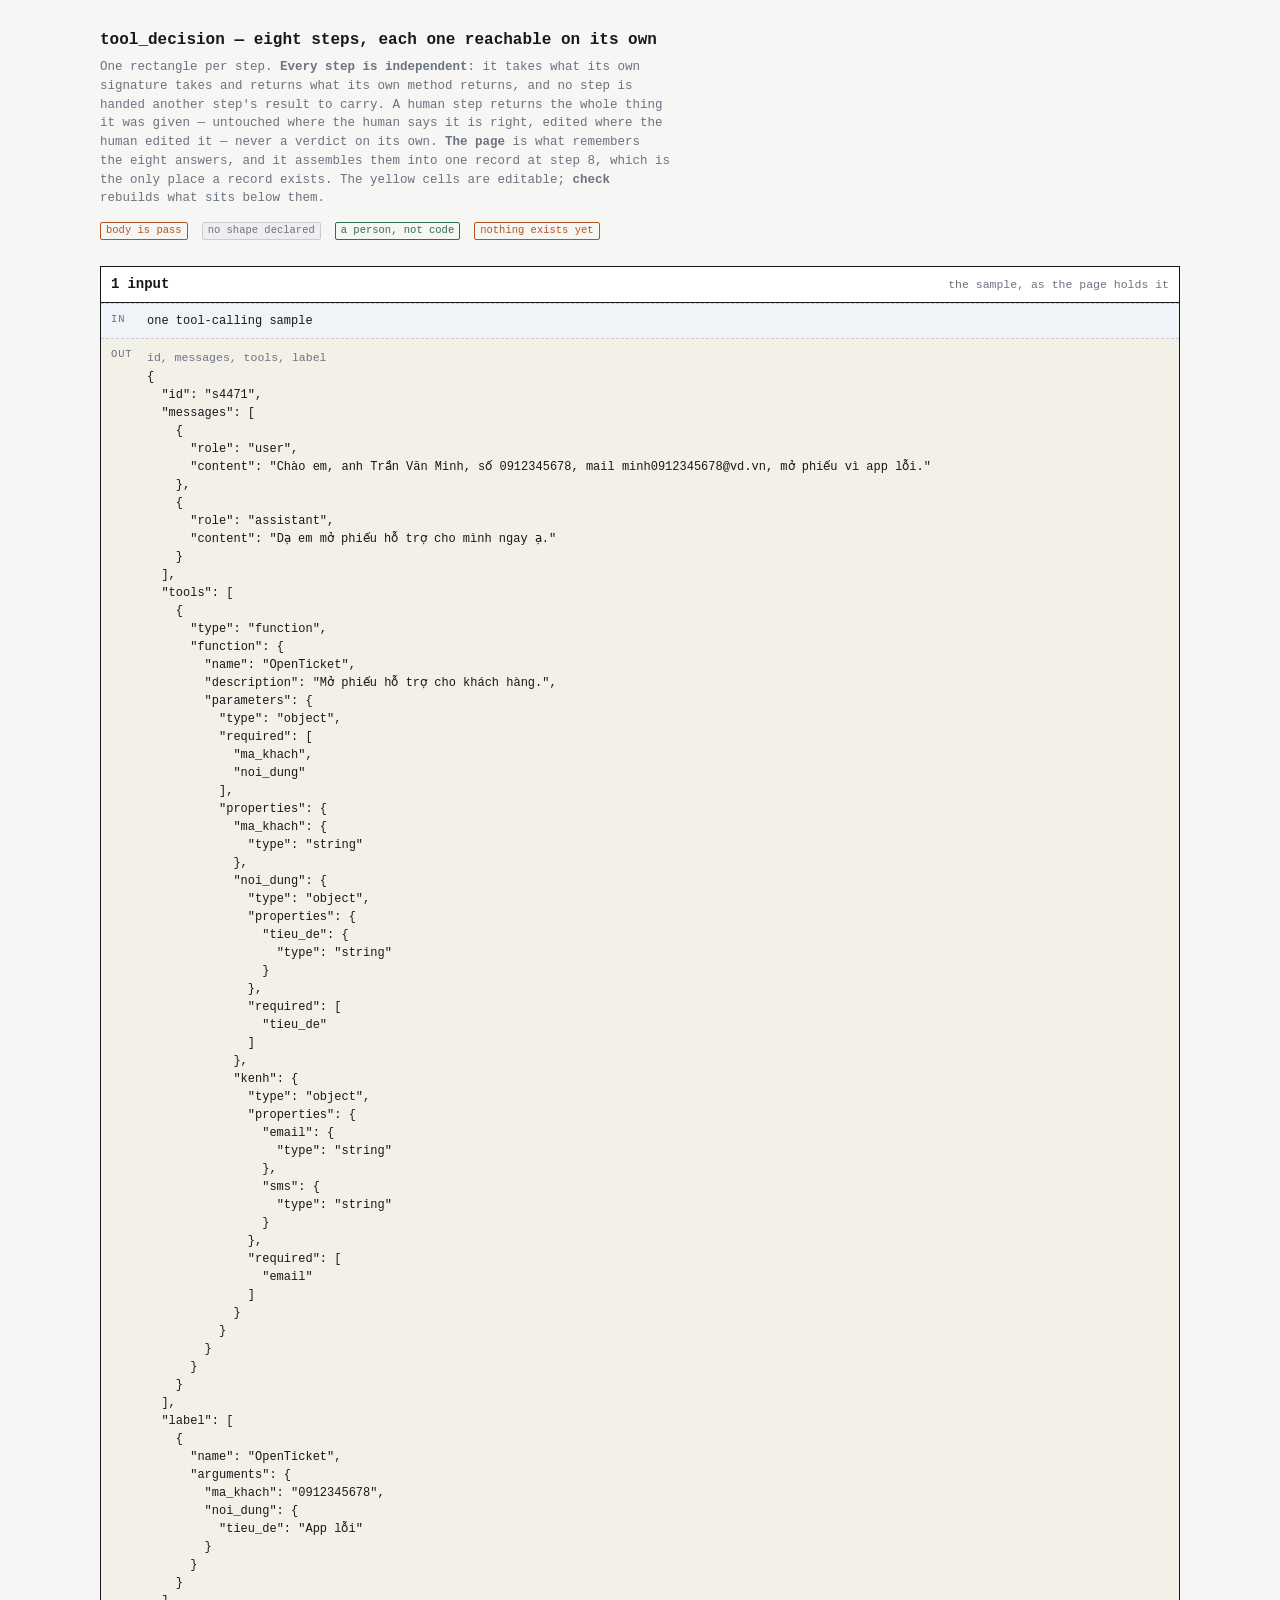
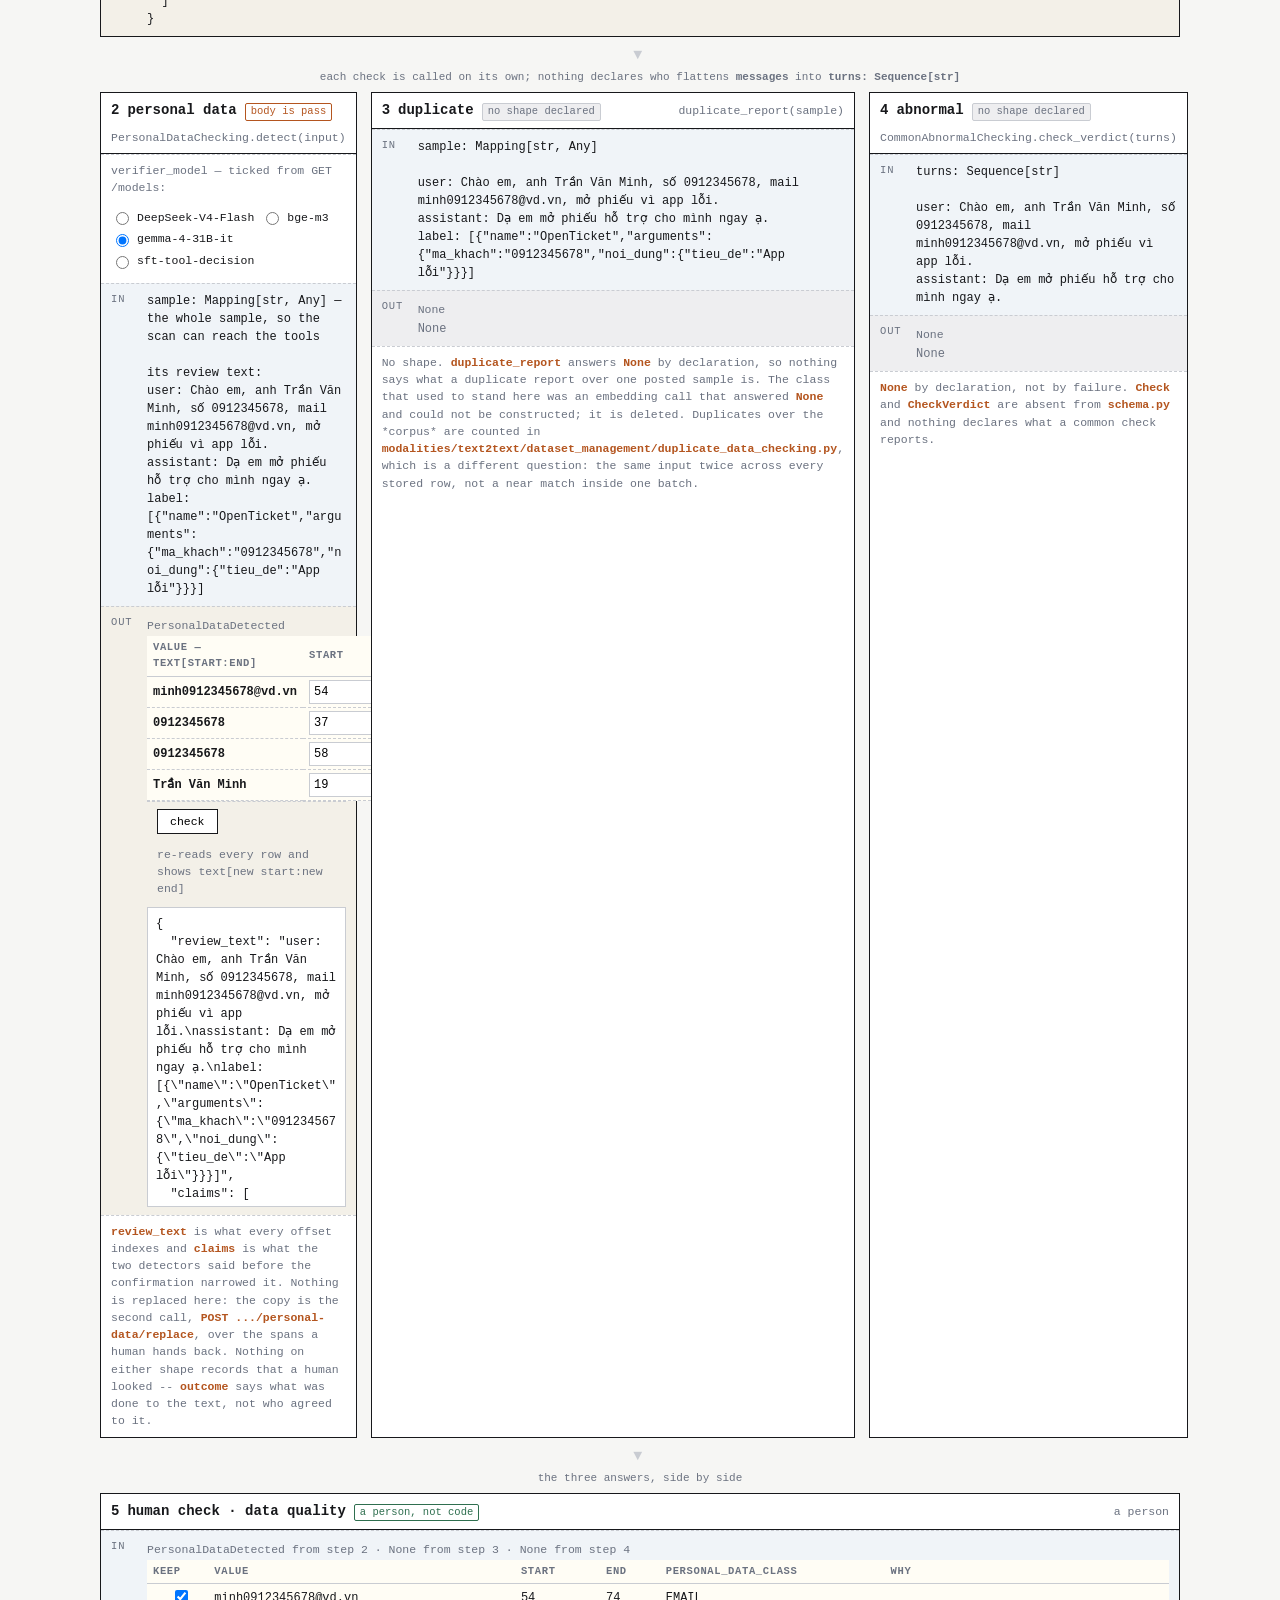
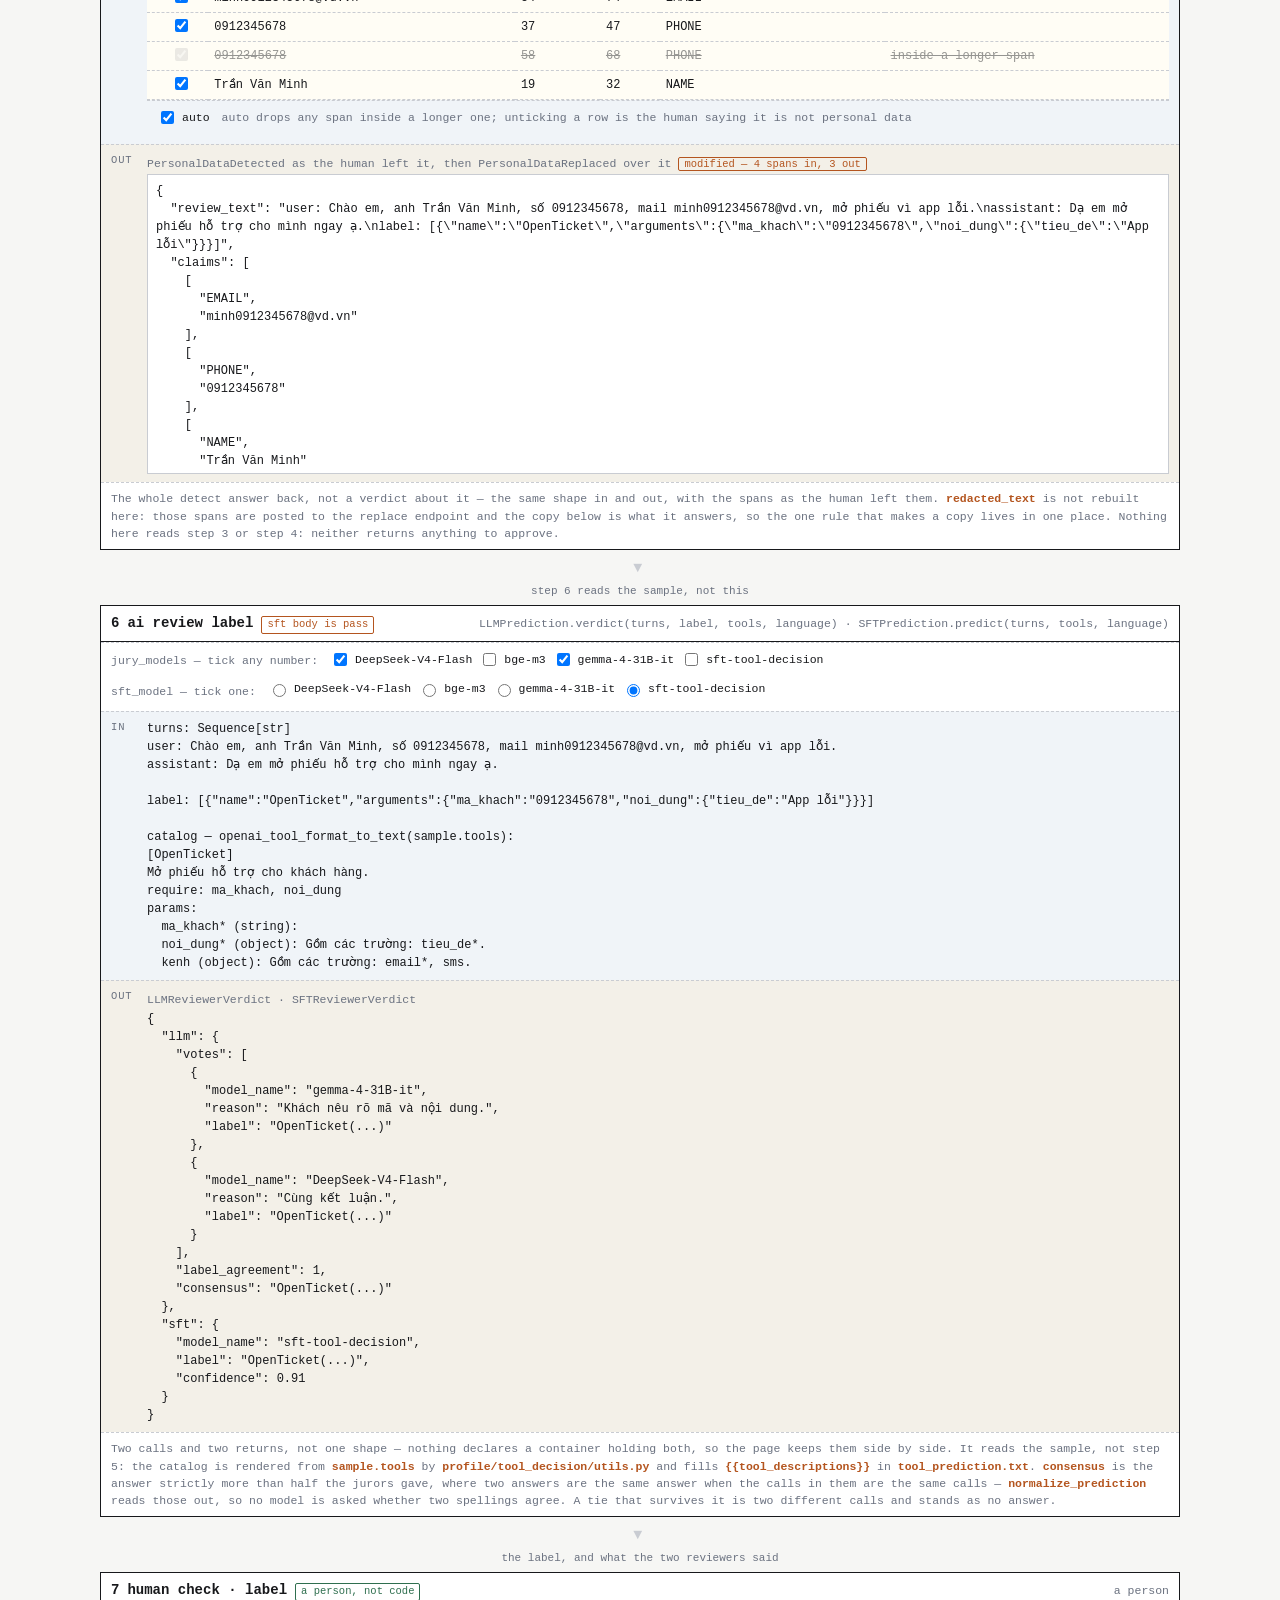
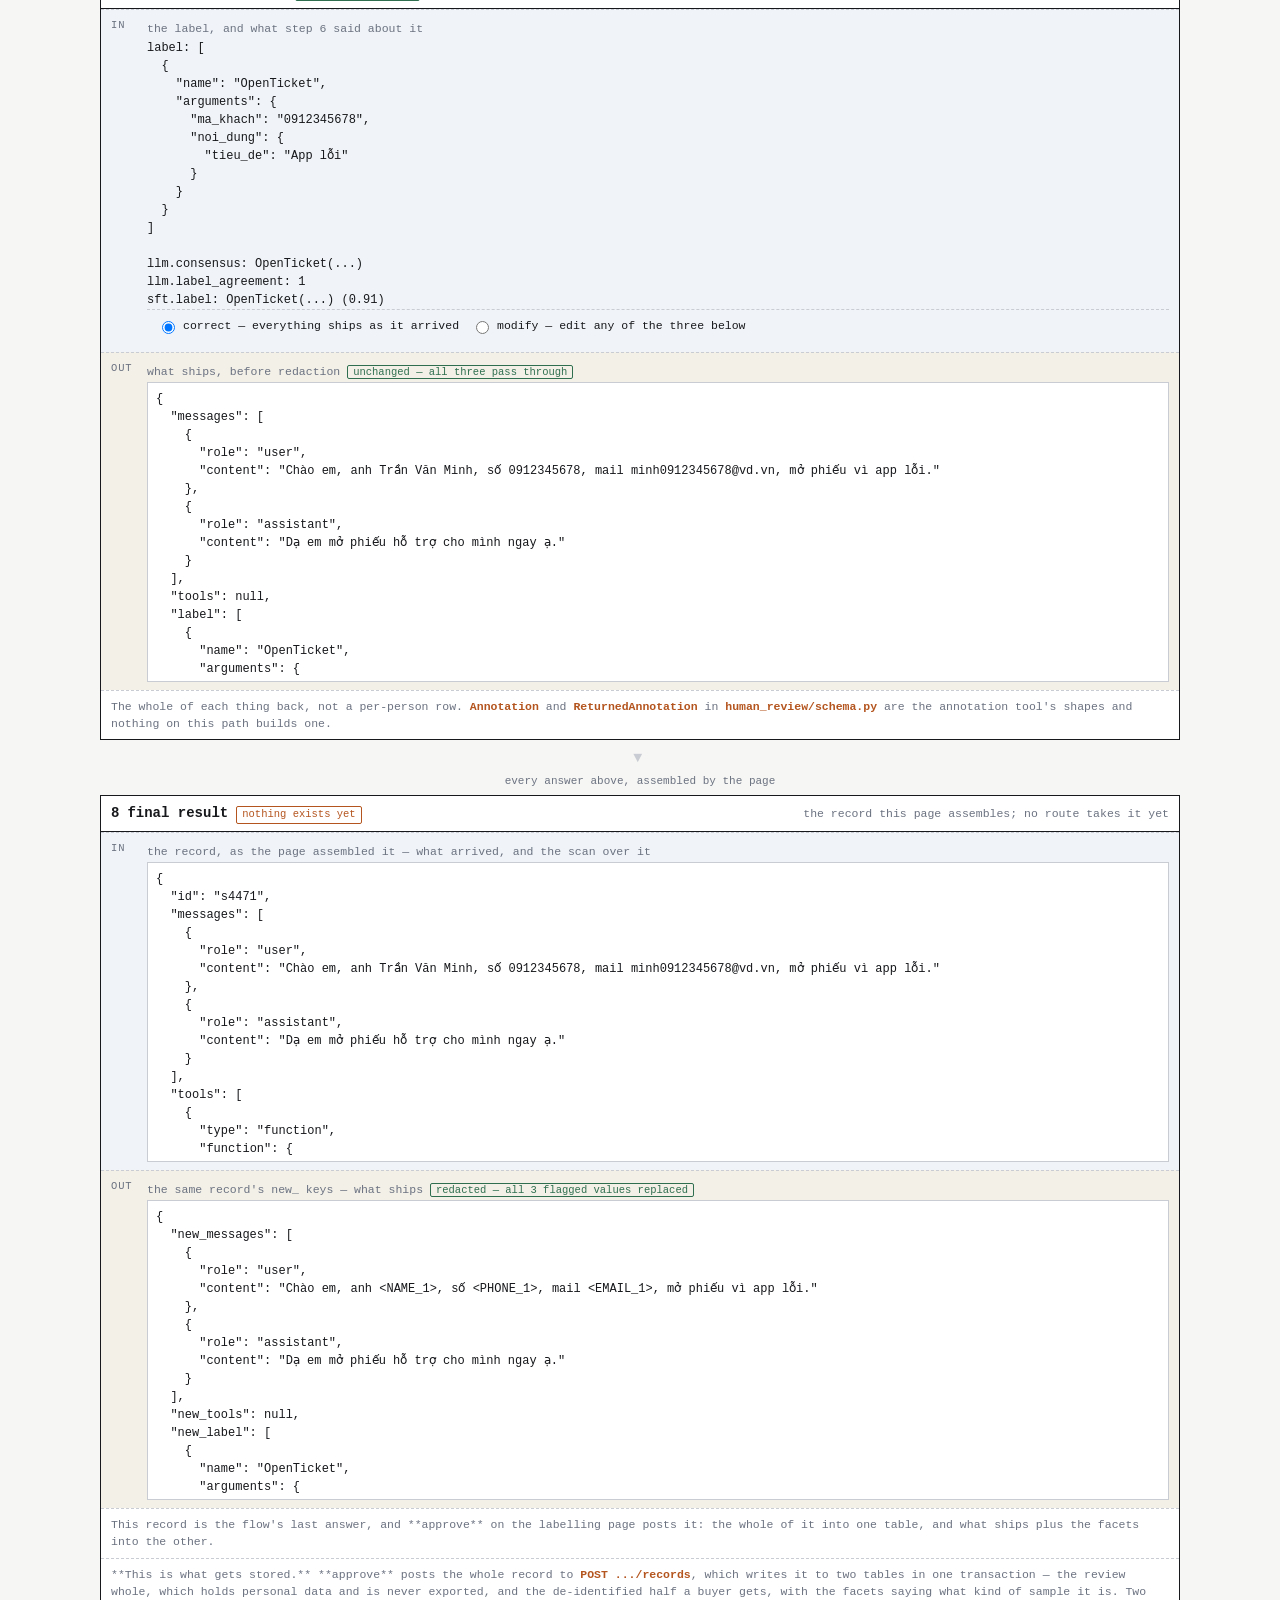
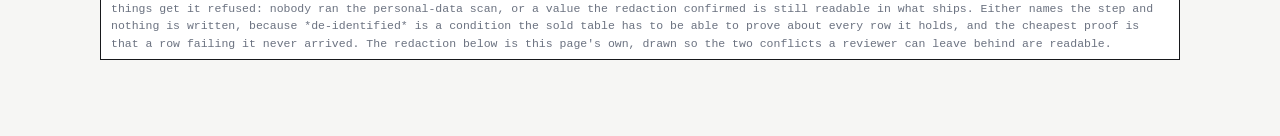
<file: src/dataforce/edge/static/index.html>
<!doctype html>
<meta charset="utf-8">
<meta name="viewport" content="width=device-width, initial-scale=1">
<title>tool_decision · the flow</title>
<style>
  :root {
    --ink: #17181b; --dim: #6b7280; --line: #c9ccd2; --bg: #f6f6f4;
    --box: #fff; --in: #f0f4f8; --out: #f3f0e8; --none: #eeeef0;
    --mark: #b4551f; --ok: #2f6f4f; --edit: #fffdf5;
  }
  * { box-sizing: border-box; }
  body {
    margin: 0; padding: 28px 20px 80px; background: var(--bg); color: var(--ink);
    font: 14px/1.5 ui-monospace, "SF Mono", Menlo, Consolas, monospace;
  }
  header, main { max-width: 1080px; margin: 0 auto; }
  header { margin-bottom: 26px; }
  h1 { font-size: 16px; font-weight: 600; margin: 0 0 6px; }
  .sub { color: var(--dim); font-size: 12.5px; max-width: 76ch; }
  .legend { margin-top: 14px; display: flex; flex-wrap: wrap; gap: 6px 14px; font-size: 11.5px; }

  .row { display: grid; gap: 14px; }
  .row.fan { grid-template-columns: repeat(3, 1fr); }
  @media (max-width: 820px) { .row.fan { grid-template-columns: 1fr; } }

  .arrow { color: var(--line); text-align: center; padding: 8px 0 6px; font-size: 15px; letter-spacing: .3em; }
  .arrow span { color: var(--dim); font-size: 11px; letter-spacing: 0; display: block; margin-top: 2px; }

  .step { border: 1.5px solid var(--ink); background: var(--box); }
  .head { border-bottom: 1.5px solid var(--ink); padding: 7px 10px;
          display: flex; align-items: baseline; gap: 8px; flex-wrap: wrap; }
  .n { font-weight: 700; }
  .title { font-weight: 600; }
  .src { color: var(--dim); font-size: 11.5px; margin-left: auto; }
  .tag { font-size: 10.5px; border: 1px solid var(--line); padding: 0 5px; border-radius: 2px; color: var(--dim); }
  .tag.pass { color: var(--mark); border-color: var(--mark); }
  .tag.noshape { color: var(--dim); background: var(--none); }
  .tag.person { color: var(--ok); border-color: var(--ok); }
  .tag.none { color: var(--mark); border-color: var(--mark); }

  .io { display: grid; grid-template-columns: 46px 1fr; border-top: 1px dashed var(--line); }
  .io .lab { padding: 8px 0 8px 10px; font-size: 10.5px; color: var(--dim);
             letter-spacing: .08em; text-transform: uppercase; }
  .io .val { padding: 8px 10px 8px 0; min-width: 0; }
  .io.in { background: var(--in); } .io.out { background: var(--out); } .io.nul { background: var(--none); }
  pre { margin: 0; white-space: pre-wrap; word-break: break-word; font-size: 12px; }
  pre.big { max-height: 300px; overflow: auto; background: #fff; border: 1px solid var(--line); padding: 7px 8px; }
  .nul pre { color: var(--dim); }
  .why { color: var(--dim); font-size: 11.5px; padding: 7px 10px; border-top: 1px dashed var(--line); }
  .why b { color: var(--mark); font-weight: 600; }

  table { border-collapse: collapse; width: 100%; font-size: 12px; background: var(--edit); }
  th { text-align: left; font-weight: 600; font-size: 10.5px; color: var(--dim);
       text-transform: uppercase; letter-spacing: .06em; padding: 4px 6px; border-bottom: 1px solid var(--line); }
  td { padding: 3px 6px; border-bottom: 1px dashed var(--line); vertical-align: middle; }
  input, textarea { font: inherit; font-size: 12px; border: 1px solid var(--line); background: #fff;
                    padding: 2px 4px; width: 100%; min-width: 0; }
  textarea { min-height: 68px; resize: vertical; background: var(--edit); }
  input.num { width: 5.5em; }
  .value { font-weight: 600; }
  .value.bad { color: var(--mark); font-weight: 400; }
  .dropped { opacity: .45; text-decoration: line-through; }
  button { font: inherit; font-size: 11.5px; border: 1.5px solid var(--ink); background: #fff;
           padding: 3px 12px; cursor: pointer; }
  button:hover { background: var(--ink); color: #fff; }
  .bar { padding: 7px 10px 9px; display: flex; align-items: center; gap: 12px;
         flex-wrap: wrap; font-size: 11.5px; border-top: 1px dashed var(--line); }
  label.mode { display: inline-flex; align-items: center; gap: 5px; cursor: pointer; }
  label.mode input { width: auto; }
  .note { color: var(--dim); }
  .state { font-size: 10.5px; border: 1px solid var(--ok); color: var(--ok); padding: 0 5px; border-radius: 2px; }
  .state.edited { border-color: var(--mark); color: var(--mark); }
  .hidden { display: none; }
</style>

<header>
  <h1>tool_decision — eight steps, each one reachable on its own</h1>
  <div class="sub">
    One rectangle per step. <b>Every step is independent</b>: it takes what its own signature takes
    and returns what its own method returns, and no step is handed another step's result to carry.
    A human step returns the whole thing it was given — untouched where the human says it is right,
    edited where the human edited it — never a verdict on its own. <b>The page</b> is what remembers
    the eight answers, and it assembles them into one record at step 8, which is the only place a
    record exists. The yellow cells are editable; <b>check</b> rebuilds what sits below them.
  </div>
  <div class="legend">
    <span class="tag pass">body is <code>pass</code></span>
    <span class="tag noshape">no shape declared</span>
    <span class="tag person">a person, not code</span>
    <span class="tag none">nothing exists yet</span>
  </div>
</header>

<main id="flow"></main>

<script>
// ---------------------------------------------------------------- the sample
const SAMPLE = {
  id: "s4471",
  messages: [
    { role: "user", content: "Chào em, anh Trần Văn Minh, số 0912345678, mail minh0912345678@vd.vn, mở phiếu vì app lỗi." },
    { role: "assistant", content: "Dạ em mở phiếu hỗ trợ cho mình ngay ạ." }
  ],
  tools: [{
    type: "function",
    function: {
      name: "OpenTicket",
      description: "Mở phiếu hỗ trợ cho khách hàng.",
      parameters: {
        type: "object",
        required: ["ma_khach", "noi_dung"],
        properties: {
          ma_khach: { type: "string" },
          noi_dung: { type: "object", properties: { tieu_de: { type: "string" } }, required: ["tieu_de"] },
          kenh: { type: "object", properties: { email: { type: "string" }, sms: { type: "string" } }, required: ["email"] }
        }
      }
    }
  }],
  label: [{ name: "OpenTicket", arguments: { ma_khach: "0912345678", noi_dung: { tieu_de: "App lỗi" } } }]
};

const TURNS = SAMPLE.messages.map(m => m.role + ": " + m.content);
const REVIEW_TEXT = TURNS.join("\n") + "\nlabel: " + JSON.stringify(SAMPLE.label);

const CATALOG =
`[OpenTicket]
Mở phiếu hỗ trợ cho khách hàng.
require: ma_khach, noi_dung
params:
  ma_khach* (string):
  noi_dung* (object): Gồm các trường: tieu_de*.
  kenh (object): Gồm các trường: email*, sms.`;

// Offsets are found in the text rather than written down, so every `start`/`end` is one the check
// button can reproduce.
function spanAt(value, personal_data_class, placeholder, from = 0) {
  const start = REVIEW_TEXT.indexOf(value, from);
  return { start, end: start + value.length, personal_data_class, placeholder };
}

// In the order the four scans are declared, which is what resolves an overlap. The nesting is the
// one the docstring names: the digit run inside the email is in reach of the phone scan too, so
// the same value is claimed twice and step 5 has a real case to resolve.
const EMAIL = spanAt("minh0912345678@vd.vn", "EMAIL", "<EMAIL_1>");
const SPANS = [
  EMAIL,
  spanAt("0912345678", "PHONE", "<PHONE_1>"),
  spanAt("0912345678", "PHONE", "<PHONE_1>", EMAIL.start),
  spanAt("Trần Văn Minh", "NAME", "<NAME_1>")
];

const LLM = {
  votes: [
    { model_name: "gemma-4-31B-it",    reason: "Khách nêu rõ mã và nội dung.", label: "OpenTicket(...)" },
    { model_name: "DeepSeek-V4-Flash", reason: "Cùng kết luận.",               label: "OpenTicket(...)" }
  ],
  label_agreement: 1.0,
  consensus: "OpenTicket(...)"
};
const SFT = { model_name: "sft-tool-decision", label: "OpenTicket(...)", confidence: 0.91 };

// What `GET /models` answers: every `config/model/<name>.json` this deployment has. Read once,
// because a served model is a file and files do not change while a reviewer is reading one sample.
const SERVED = ["DeepSeek-V4-Flash", "bge-m3", "gemma-4-31B-it", "sft-tool-decision"];
const TICKED = { verifier: "gemma-4-31B-it", jury: ["gemma-4-31B-it", "DeepSeek-V4-Flash"], sft: "sft-tool-decision" };

// ------------------------------------------------------------------ plumbing
const $ = id => document.getElementById(id);
const esc = s => String(s).replace(/[&<>"]/g, c => ({ "&": "&amp;", "<": "&lt;", ">": "&gt;", '"': "&quot;" }[c]));
const code = s => esc(s).replace(/`([^`]+)`/g, "<b>$1</b>");
const json = v => JSON.stringify(v, null, 2);
const same = (a, b) => json(a) === json(b);

// text[start:end], or why it is not readable. What the check button in step 2 answers.
function slicedValue(start, end) {
  if (!Number.isInteger(start) || !Number.isInteger(end)) return { bad: "not an integer" };
  if (start < 0 || end > REVIEW_TEXT.length) return { bad: "outside the text (0.." + REVIEW_TEXT.length + ")" };
  if (end <= start) return { bad: "end is not past start" };
  return { text: REVIEW_TEXT.slice(start, end) };
}

// A span inside a longer span is dropped: the outermost wins. What step 5 does on `auto`.
function outermostSpans(spans) {
  return spans.map((s, i) => ({
    ...s, i,
    inside: spans.some((o, j) => j !== i && o.start <= s.start && s.end <= o.end && (o.end - o.start) > (s.end - s.start))
  }));
}

function band(kind, label, body, type) {
  const nul = body === "None";
  return `<div class="io ${kind}${nul ? " nul" : ""}">
    <div class="lab">${label}</div>
    <div class="val">${type ? `<span class="src">${esc(type)}</span>` : ""}<pre>${esc(body)}</pre></div>
  </div>`;
}
function head(n, title, tag, src) {
  const t = tag ? `<span class="tag ${tag[0]}">${tag[1]}</span>` : "";
  return `<div class="head"><span class="n">${n}</span><span class="title">${title}</span>${t}<span class="src">${esc(src)}</span></div>`;
}
const why = t => `<div class="why">${code(t)}</div>`;
const arrow = t => `<div class="arrow">▼${t ? `<span>${code(t)}</span>` : ""}</div>`;

// ------------------------------------------------------------------ the steps
const stepInput = () => `<section class="step">
  ${head(1, "input", null, "the sample, as the page holds it")}
  ${band("in", "in", "one tool-calling sample")}
  ${band("out", "out", json(SAMPLE), "id, messages, tools, label")}
</section>`;

const stepPersonal = () => `<section class="step">
  ${head(2, "personal data", ["pass", "body is pass"], "PersonalDataChecking.detect(input)")}
  <div class="bar"><span class="note">verifier_model — ticked from <code>GET /models</code>:</span>
    <span id="verifier-ticks"></span></div>
  ${band("in", "in", "sample: Mapping[str, Any] — the whole sample, so the scan can reach the tools\n\nits review text:\n" + REVIEW_TEXT)}
  <div class="io out"><div class="lab">out</div><div class="val">
    <span class="src">PersonalDataDetected</span>
    <table id="span-table"><thead><tr>
      <th style="width:26%">value — text[start:end]</th><th>start</th><th>end</th>
      <th style="width:20%">personal_data_class</th><th style="width:20%">placeholder</th>
    </tr></thead><tbody></tbody></table>
    <div class="bar"><button id="span-check">check</button>
      <span class="note">re-reads every row and shows <code>text[new start:new end]</code></span></div>
    <pre id="scan-json" class="big"></pre>
  </div></div>
  ${why("`review_text` is what every offset indexes and `claims` is what the two detectors said before the confirmation narrowed it. Nothing is replaced here: the copy is the second call, `POST .../personal-data/replace`, over the spans a human hands back. Nothing on either shape records that a human looked -- `outcome` says what was done to the text, not who agreed to it.")}
</section>`;

const stepDuplicate = () => `<section class="step">
  ${head(3, "duplicate", ["noshape", "no shape declared"], "duplicate_report(sample)")}
  ${band("in", "in", "sample: Mapping[str, Any]\n\n" + REVIEW_TEXT)}
  ${band("out", "out", "None", "None")}
  ${why("No shape. `duplicate_report` answers `None` by declaration, so nothing says what a duplicate report over one posted sample is. The class that used to stand here was an embedding call that answered `None` and could not be constructed; it is deleted. Duplicates over the *corpus* are counted in `modalities/text2text/dataset_management/duplicate_data_checking.py`, which is a different question: the same input twice across every stored row, not a near match inside one batch.")}
</section>`;

const stepAbnormal = () => `<section class="step">
  ${head(4, "abnormal", ["noshape", "no shape declared"], "CommonAbnormalChecking.check_verdict(turns)")}
  ${band("in", "in", "turns: Sequence[str]\n\n" + TURNS.join("\n"))}
  ${band("out", "out", "None", "None")}
  ${why("`None` by declaration, not by failure. `Check` and `CheckVerdict` are absent from `schema.py` and nothing declares what a common check reports.")}
</section>`;

const stepHumanQuality = () => `<section class="step">
  ${head(5, "human check · data quality", ["person", "a person, not code"], "a person")}
  <div class="io in"><div class="lab">in</div><div class="val">
    <span class="src">PersonalDataDetected from step 2 · None from step 3 · None from step 4</span>
    <table id="approve-table"><thead><tr>
      <th style="width:6%">keep</th><th style="width:30%">value</th><th>start</th><th>end</th>
      <th style="width:22%">personal_data_class</th><th>why</th>
    </tr></thead><tbody></tbody></table>
    <div class="bar">
      <label class="mode"><input type="checkbox" id="auto" checked> auto</label>
      <span class="note">auto drops any span inside a longer one; unticking a row is the human saying it is not personal data</span>
    </div>
  </div></div>
  <div class="io out"><div class="lab">out</div><div class="val">
    <span class="src">PersonalDataDetected as the human left it, then PersonalDataReplaced over it <span id="state-5" class="state"></span></span>
    <pre id="out-5" class="big"></pre>
  </div></div>
  ${why("The whole detect answer back, not a verdict about it — the same shape in and out, with the spans as the human left them. `redacted_text` is not rebuilt here: those spans are posted to the replace endpoint and the copy below is what it answers, so the one rule that makes a copy lives in one place. Nothing here reads step 3 or step 4: neither returns anything to approve.")}
</section>`;

const stepAiReview = () => `<section class="step">
  ${head(6, "ai review label", ["pass", "sft body is pass"], "LLMPrediction.verdict(turns, label, tools, language) · SFTPrediction.predict(turns, tools, language)")}
  <div class="bar"><span class="note">jury_models — tick any number:</span>
    <span id="jury-ticks"></span></div>
  <div class="bar" style="border: 0; padding-top: 0"><span class="note">sft_model — tick one:</span>
    <span id="sft-ticks"></span></div>
  ${band("in", "in", "turns: Sequence[str]\n" + TURNS.join("\n")
    + "\n\nlabel: " + JSON.stringify(SAMPLE.label)
    + "\n\ncatalog — openai_tool_format_to_text(sample.tools):\n" + CATALOG)}
  ${band("out", "out", json({ llm: LLM, sft: SFT }), "LLMReviewerVerdict · SFTReviewerVerdict")}
  ${why("Two calls and two returns, not one shape — nothing declares a container holding both, so the page keeps them side by side. It reads the sample, not step 5: the catalog is rendered from `sample.tools` by `profile/tool_decision/utils.py` and fills `{{tool_descriptions}}` in `tool_prediction.txt`. `consensus` is the answer strictly more than half the jurors gave, where two answers are the same answer when the calls in them are the same calls — `normalize_prediction` reads those out, so no model is asked whether two spellings agree. A tie that survives it is two different calls and stands as no answer.")}
</section>`;

const stepHumanReview = () => `<section class="step">
  ${head(7, "human check · label", ["person", "a person, not code"], "a person")}
  <div class="io in"><div class="lab">in</div><div class="val">
    <span class="src">the label, and what step 6 said about it</span>
    <pre>${esc("label: " + json(SAMPLE.label) + "\n\nllm.consensus: " + LLM.consensus
      + "\nllm.label_agreement: " + LLM.label_agreement
      + "\nsft.label: " + SFT.label + " (" + SFT.confidence + ")")}</pre>
    <div class="bar">
      <label class="mode"><input type="radio" name="verdict" id="v-correct" checked> correct — everything ships as it arrived</label>
      <label class="mode"><input type="radio" name="verdict" id="v-modify"> modify — edit any of the three below</label>
    </div>
    <div id="label-editor" class="hidden" style="padding: 0 10px 9px 0">
      <div class="bar" style="border: 0; padding-left: 10px">messages</div>
      <textarea id="messages-text"></textarea>
      <div class="bar" style="border: 0; padding-left: 10px">tools — left alone means <code>new_tools</code> stays null</div>
      <textarea id="tools-text"></textarea>
      <div class="bar" style="border: 0; padding-left: 10px">label</div>
      <textarea id="label-text"></textarea>
      <div class="bar" style="border: 0; padding-left: 0">
        <button id="label-check">check</button>
        <span class="note" id="label-note"></span>
      </div>
    </div>
  </div></div>
  <div class="io out"><div class="lab">out</div><div class="val">
    <span class="src">what ships, before redaction <span id="state-7" class="state"></span></span>
    <pre id="out-7" class="big"></pre>
  </div></div>
  ${why("The whole of each thing back, not a per-person row. `Annotation` and `ReturnedAnnotation` in `human_review/schema.py` are the annotation tool's shapes and nothing on this path builds one.")}
</section>`;

const stepFinal = () => `<section class="step">
  ${head(8, "final result", ["none", "nothing exists yet"], "the record this page assembles; no route takes it yet")}
  <div class="io in"><div class="lab">in</div><div class="val">
    <span class="src">the record, as the page assembled it — what arrived, and the scan over it</span>
    <pre id="record" class="big"></pre>
  </div></div>
  <div class="io out"><div class="lab">out</div><div class="val">
    <span class="src">the same record's <code>new_</code> keys — what ships
      <span id="state-8" class="state"></span></span>
    <pre id="ships" class="big"></pre>
  </div></div>
  <div class="why" id="row-note"></div>
  ${why("**This is what gets stored.** **approve** posts the whole record to `POST .../records`, which writes it to two tables in one transaction — the review whole, which holds personal data and is never exported, and the de-identified half a buyer gets, with the facets saying what kind of sample it is. Two things get it refused: nobody ran the personal-data scan, or a value the redaction confirmed is still readable in what ships. Either names the step and nothing is written, because *de-identified* is a condition the sold table has to be able to prove about every row it holds, and the cheapest proof is that a row failing it never arrived. The redaction below is this page's own, drawn so the two conflicts a reviewer can leave behind are readable.")}
</section>`;

// ---------------------------------------------------------------- the drawing
$("flow").innerHTML =
  `<div class="row">${stepInput()}</div>`
  + arrow("each check is called on its own; nothing declares who flattens `messages` into `turns: Sequence[str]`")
  + `<div class="row fan">${stepPersonal()}${stepDuplicate()}${stepAbnormal()}</div>`
  + arrow("the three answers, side by side")
  + `<div class="row">${stepHumanQuality()}</div>`
  + arrow("step 6 reads the sample, not this")
  + `<div class="row">${stepAiReview()}</div>`
  + arrow("the label, and what the two reviewers said")
  + `<div class="row">${stepHumanReview()}</div>`
  + arrow("every answer above, assembled by the page")
  + `<div class="row">${stepFinal()}</div>`;

// ------------------------------------------------------------------ behaviour
$("span-table").querySelector("tbody").innerHTML = SPANS.map((s, i) => `<tr>
  <td class="value" data-value="${i}"></td>
  <td><input class="num" data-f="start" data-i="${i}" value="${s.start}"></td>
  <td><input class="num" data-f="end" data-i="${i}" value="${s.end}"></td>
  <td><input data-f="personal_data_class" data-i="${i}" value="${esc(s.personal_data_class)}"></td>
  <td><input data-f="placeholder" data-i="${i}" value="${esc(s.placeholder)}"></td>
</tr>`).join("");

// Every span as the rows currently read, not as SPANS declared them.
function editedSpans() {
  return SPANS.map((_, i) => {
    const at = f => $("span-table").querySelector(`[data-f="${f}"][data-i="${i}"]`).value;
    return {
      start: parseInt(at("start"), 10), end: parseInt(at("end"), 10),
      personal_data_class: at("personal_data_class"), placeholder: at("placeholder")
    };
  });
}

// `review_text` copied and every span's slice replaced by its placeholder, longest value first so
// a shorter value inside a longer one cannot cut it. None of these spans is confirmed by a model
// here, so this is the shape of the answer rather than the answer.
function redactedText(spans) {
  const ordered = [...spans].sort((a, b) => (b.end - b.start) - (a.end - a.start));
  let text = REVIEW_TEXT;
  for (const s of ordered) {
    const got = slicedValue(s.start, s.end);
    if (!got.bad) text = text.split(got.text).join(s.placeholder);
  }
  return text;
}

// What the two detectors claimed, `(class, value)` per distinct value, in the order the spans
// were drawn. It is what `outcome` is measured against, so a span the human unticks leaves a claim
// nothing replaced and the record is withheld rather than read as clean.
const CLAIMS = [...new Map(
  SPANS.map(s => [REVIEW_TEXT.slice(s.start, s.end), s.personal_data_class])
)].map(([value, personal_data_class]) => [personal_data_class, value]);

// Step 2's answer, and step 5's: one shape, with the spans the human left on it.
function detectedOf(spans) {
  return { review_text: REVIEW_TEXT, claims: CLAIMS, spans };
}

// What `POST .../personal-data/replace` answers over the spans it is handed: the copy, and how far
// it got. `redacted` only where every claim resolved -- the copy holds none of those values.
function replacedOf(spans) {
  const redacted_text = spans.length ? redactedText(spans) : null;
  const resolved = redacted_text !== null
    && CLAIMS.every(([, value]) => !redacted_text.includes(value));
  return {
    redacted_text,
    outcome: !CLAIMS.length ? "reported" : resolved ? "redacted" : "withheld"
  };
}
const detectedFromCheck = () => detectedOf(editedSpans());

// One box per row, and `auto` on top of it: a row inside a longer span is dropped whatever the box
// says, and the box is what the human said about the rows auto left alone.
const KEPT = SPANS.map(() => true);
const markedSpans = () => outermostSpans(editedSpans()).map(s => ({
  ...s, dropped: ($("auto").checked && s.inside) || !KEPT[s.i]
}));
const detectedFromHuman = () => detectedOf(
  markedSpans().filter(s => !s.dropped).map(({ i, inside, dropped, ...s }) => s)
);

// Every value replaced wherever it occurs, longest first. Applied to the whole subtree, because a
// value redacted in one field and left in another is not redacted.
function redactedNode(node, pairs) {
  if (typeof node === "string") {
    return pairs.reduce((text, [value, placeholder]) => text.split(value).join(placeholder), node);
  }
  if (Array.isArray(node)) return node.map(n => redactedNode(n, pairs));
  if (node && typeof node === "object") {
    return Object.fromEntries(Object.entries(node).map(([k, v]) => [k, redactedNode(v, pairs)]));
  }
  return node;
}

// Step 7's answer: each of the three, whole, as it arrived or as the human typed it. A box the
// human did not open reads back what was in it, so `correct` and an untouched editor agree.
function editedJson(id, fallback) {
  if (!$("v-modify").checked) return fallback;
  const typed = $(id).value;
  try { return JSON.parse(typed); } catch { return { unparsed: typed }; }
}
const messagesFromHuman = () => editedJson("messages-text", SAMPLE.messages);
const labelFromHuman = () => editedJson("label-text", SAMPLE.label);

// `new_tools` is null where the catalog was not modified: an unmodified catalog has no new version
// to carry, and a copy of it under a second key would be one more thing to keep in step.
function toolsFromHuman() {
  if (!$("v-modify").checked) return null;
  const typed = $("tools-text").value;
  let parsed;
  try { parsed = JSON.parse(typed); } catch { return { unparsed: typed }; }
  return same(parsed, SAMPLE.tools) ? null : parsed;
}

// What the record turned out to be, read off it rather than asserted about it.
//
// Two things a reviewer can do that redaction cannot paper over.
//
// Unticking a span leaves its value in the record, which is then redacted *as far as the reviewer
// allowed* and no further. And unticking a value that another kept value sits inside cuts it in
// half instead of leaving it whole -- replacement is by value across every field, so the phone
// inside an email the reviewer chose to keep still becomes `minh<PHONE_1>@vd.vn`. That is a
// containment test between the two *values*, not between their offsets: the offsets index
// `review_text` and the corruption happens in `messages` and `label`, which are other strings.
function recordFindings(record) {
  const valued = spans => spans
    .map(s => [slicedValue(s.start, s.end), s])
    .filter(([got]) => !got.bad)
    .map(([got, s]) => [got.text, s]);
  const marked = markedSpans();
  const kept = valued(marked.filter(s => !s.dropped));
  const dropped = valued(marked.filter(s => s.dropped));
  const flagged = [...new Set([...kept, ...dropped].map(([value]) => value))];
  // Only the three `new_` keys. The originals hold the raw content on purpose, so checking the
  // whole record would fail by design and prove nothing.
  const text = json({
    new_messages: record.new_messages, new_tools: record.new_tools, new_label: record.new_label
  });
  const conflicts = [];
  for (const [keptValue, k] of kept) {
    for (const [droppedValue, d] of dropped) {
      if (droppedValue !== keptValue && droppedValue.includes(keptValue)) {
        conflicts.push({ inner: k.personal_data_class, outer: d.personal_data_class, droppedValue });
      }
    }
  }
  return { flagged: flagged.length, left: flagged.filter(value => text.includes(value)), conflicts };
}

// The record this page assembles at the last step. What arrived is kept, and what ships sits
// beside it under `new_`: the human's edits applied, then every confirmed value replaced.
// Redaction runs after the edit, so a value the human typed is redacted too.
//
// The record therefore holds the raw content as well as the redacted content. That is what makes a
// review auditable -- you can see what changed -- and it means the redaction protects a reader of
// `new_*` and not whatever ends up holding the record: anything with it has the values.
function assembledRecord() {
  const detected = detectedFromHuman();
  const scan = { ...detected, ...replacedOf(detected.spans) };
  const pairs = scan.spans
    .map(s => [slicedValue(s.start, s.end), s.placeholder])
    .filter(([got]) => !got.bad)
    .map(([got, placeholder]) => [got.text, placeholder])
    .sort((a, b) => b[0].length - a[0].length);
  const tools = toolsFromHuman();
  return {
    id: SAMPLE.id,
    messages: SAMPLE.messages,
    tools: SAMPLE.tools,
    label: SAMPLE.label,
    new_messages: redactedNode(messagesFromHuman(), pairs),
    new_tools: tools === null ? null : redactedNode(tools, pairs),
    new_label: redactedNode(labelFromHuman(), pairs),
    personal_data: scan,
    duplicate: null,
    abnormal: null,
    llm: LLM,
    sft: SFT
  };
}

function paintAll() {
  // step 2 -- the value beside every row, and the scan as the rows read
  editedSpans().forEach((s, i) => {
    const cell = $("span-table").querySelector(`[data-value="${i}"]`);
    const got = slicedValue(s.start, s.end);
    cell.textContent = got.bad || got.text;
    cell.className = got.bad ? "value bad" : "value";
  });
  $("scan-json").textContent = json(detectedFromCheck());

  // step 5 -- what auto and the human between them kept, and the scan handed back
  const auto = $("auto").checked;
  $("approve-table").querySelector("tbody").innerHTML = markedSpans().map(s => {
    const got = slicedValue(s.start, s.end);
    const nested = auto && s.inside;
    const box = `<input type="checkbox" data-keep="${s.i}"${KEPT[s.i] ? " checked" : ""}${nested ? " disabled" : ""}>`;
    const note = nested ? "inside a longer span" : (KEPT[s.i] ? "" : "not personal data");
    return `<tr class="${s.dropped ? "dropped" : ""}">
      <td>${box}</td><td>${esc(got.bad || got.text)}</td><td>${s.start}</td><td>${s.end}</td>
      <td>${esc(s.personal_data_class)}</td><td>${note}</td></tr>`;
  }).join("");

  const out5 = detectedFromHuman();
  mark("state-5", same(out5.spans, SPANS),
    same(out5.spans, SPANS) ? "unchanged — the answer passes through"
      : `modified — ${SPANS.length} spans in, ${out5.spans.length} out`);
  $("out-5").textContent = json(out5) + "\n\n" + json(replacedOf(out5.spans));

  // step 7 -- correct passes all three on, modify replaces the ones the human typed
  const modify = $("v-modify").checked;
  $("label-editor").classList.toggle("hidden", !modify);
  const shipped = {
    messages: messagesFromHuman(), tools: toolsFromHuman(), label: labelFromHuman()
  };
  const changed = ["messages", "tools", "label"].filter(key =>
    key === "tools" ? shipped.tools !== null : !same(shipped[key], SAMPLE[key]));
  mark("state-7", changed.length === 0, changed.length
    ? `modified — ${changed.join(", ")}`
    : "unchanged — all three pass through");
  if (modify) {
    const unparsed = ["messages-text", "tools-text", "label-text"]
      .filter(id => { try { JSON.parse($(id).value); return false; } catch { return true; } });
    $("label-note").textContent = unparsed.length
      ? `not JSON: ${unparsed.join(", ")} — each ships as {unparsed: …}`
      : "all three parsed";
  }
  $("out-7").textContent = json(shipped);

  // step 8 -- what arrived, and what ships beside it
  const record = assembledRecord();
  $("record").textContent = json({ id: record.id, messages: record.messages,
                                   tools: record.tools, label: record.label,
                                   personal_data: record.personal_data });
  {
    const found = recordFindings(record);
    const clean = found.left.length === 0 && found.conflicts.length === 0;
    const replaced = found.flagged - found.left.length;
    mark("state-8", clean, clean
      ? `redacted — all ${found.flagged} flagged values replaced`
      : found.left.length
        ? `${replaced} of ${found.flagged} flagged values replaced`
        : `${replaced} replaced, ${found.conflicts.length} cut in half`);
    $("ships").textContent = json({
      new_messages: record.new_messages, new_tools: record.new_tools,
      new_label: record.new_label
    });
    const notes = ["This record is the flow's last answer, and **approve** on the labelling page"
      + " posts it: the whole of it into one table, and what ships plus the facets into the other."];
    if (found.left.length) {
      notes.push(`${found.left.length} flagged value(s) stay in this record, unticked by the `
        + `reviewer: ${found.left.map(value => JSON.stringify(value)).join(", ")}`
        + ". It is redacted as far as the reviewer allowed and no further.");
    }
    for (const c of found.conflicts) {
      notes.push(`${c.inner} sits inside ${JSON.stringify(c.droppedValue)}, which the reviewer `
        + `unticked as not personal. Replacing ${c.inner} cuts that value in half rather than `
        + "leaving it whole, so the record holds neither the value nor a clean placeholder. "
        + "Which of the two wins is not decided here.");
    }
    $("row-note").textContent = notes.join(" ");
  }
}

function mark(id, clean, text) {
  const el = $(id);
  el.textContent = text;
  el.className = clean ? "state" : "state edited";
}

// The three model pickers, drawn from what `GET /models` answered.
function paintTicks(id, kind, checked) {
  $(id).innerHTML = SERVED.map(name => {
    const on = kind === "jury" ? TICKED.jury.includes(name) : TICKED[kind] === name;
    return `<label class="mode"><input type="${checked}" data-pick="${kind}" value="${esc(name)}"`
      + `${on ? " checked" : ""}> ${esc(name)}</label>`;
  }).join(" ");
}
paintTicks("verifier-ticks", "verifier", "radio");
paintTicks("jury-ticks", "jury", "checkbox");
paintTicks("sft-ticks", "sft", "radio");

$("messages-text").value = json(SAMPLE.messages);
$("tools-text").value = json(SAMPLE.tools);
$("label-text").value = json(SAMPLE.label);
$("span-check").addEventListener("click", paintAll);
$("label-check").addEventListener("click", paintAll);
$("auto").addEventListener("change", paintAll);
$("v-correct").addEventListener("change", paintAll);
$("v-modify").addEventListener("change", paintAll);
// The tbody is rebuilt on every paint, so the listener sits on the table that survives it.
$("approve-table").addEventListener("change", event => {
  const at = event.target.getAttribute("data-keep");
  if (at === null) return;
  KEPT[Number(at)] = event.target.checked;
  paintAll();
});
paintAll();
</script>
</file>
